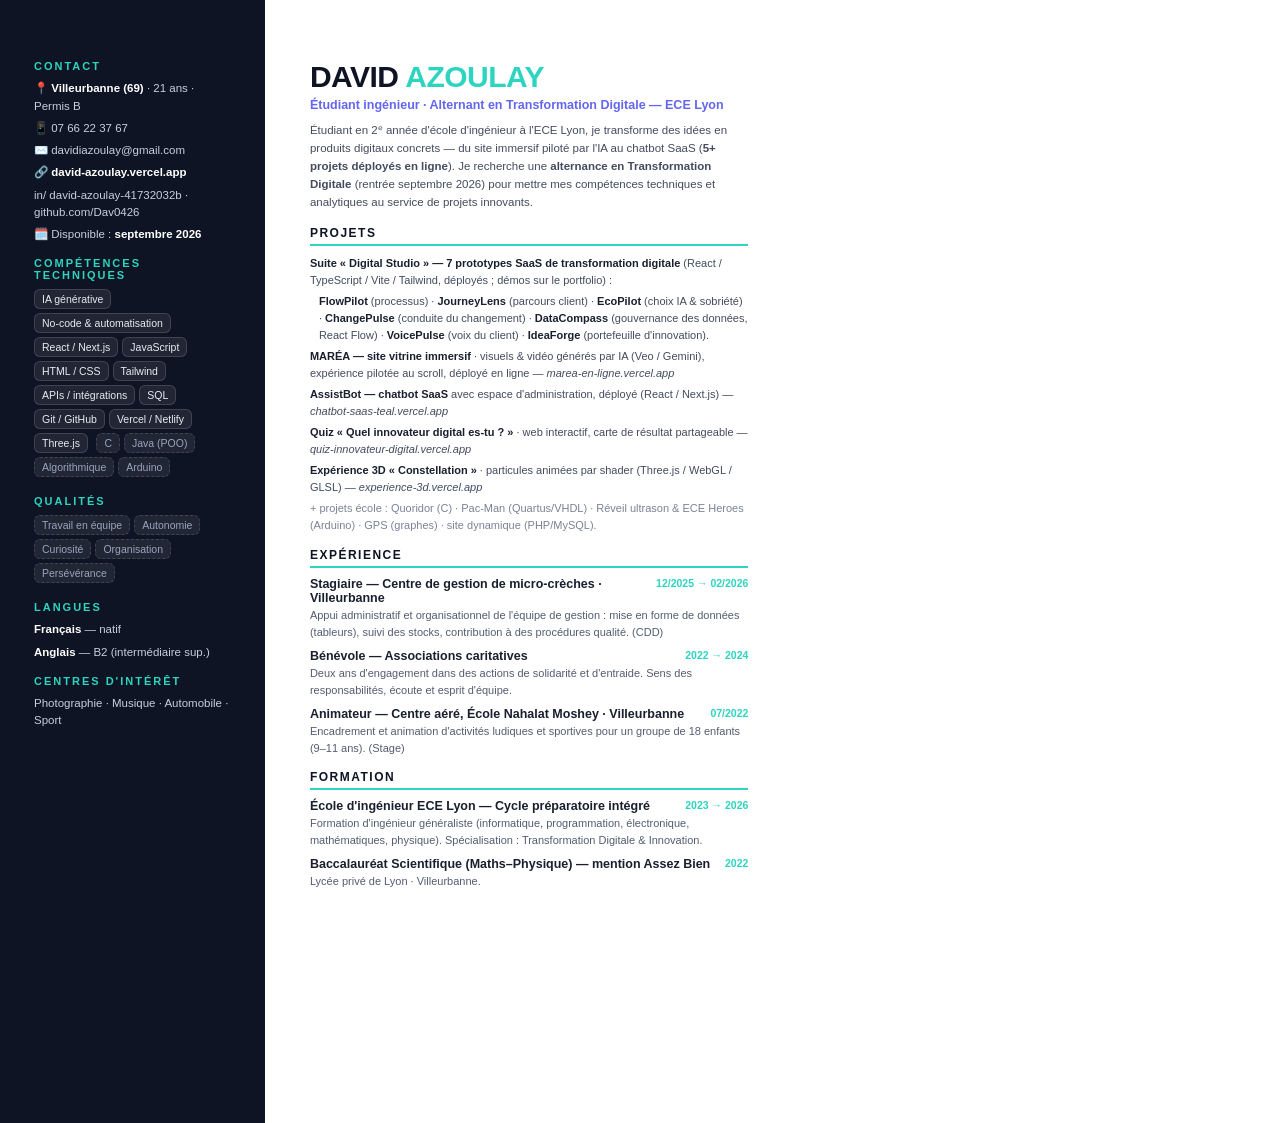
<file: cv.html>
<!DOCTYPE html>
<html lang="fr">
<head>
<meta charset="UTF-8" />
<title>CV — David Azoulay</title>
<style>
  @page { size: A4; margin: 0; }
  * { margin: 0; padding: 0; box-sizing: border-box; }
  body { font-family: "Segoe UI", Arial, sans-serif; color: #1a1f2e; -webkit-print-color-adjust: exact; print-color-adjust: exact; }
  .page { width: 210mm; min-height: 297mm; display: grid; grid-template-columns: 70mm 1fr; }

  /* Colonne latérale */
  .side { background: #0f1424; color: #e8ebf3; padding: 16mm 9mm; }
  .side h2 { font-size: 11px; letter-spacing: 2px; text-transform: uppercase; color: #2dd4bf; margin: 14px 0 8px; }
  .side h2:first-child { margin-top: 0; }
  .side .item { font-size: 11.5px; line-height: 1.5; color: #c7cede; margin-bottom: 5px; word-break: break-word; }
  .side .item b { color: #fff; font-weight: 600; }
  .tag { display: inline-block; font-size: 10.5px; background: rgba(255,255,255,0.08); border: 1px solid rgba(255,255,255,0.14); padding: 3px 7px; border-radius: 6px; margin: 0 4px 4px 0; }
  .tag.soft { color: #9aa4ba; border-style: dashed; }

  /* Colonne principale */
  .main { padding: 16mm 12mm; }
  .name { font-size: 30px; font-weight: 800; letter-spacing: -0.5px; color: #0f1424; }
  .name span { color: #2dd4bf; }
  .role { font-size: 12.5px; font-weight: 600; color: #6366f1; margin: 4px 0 10px; }
  .pitch { font-size: 11.5px; line-height: 1.55; color: #444b5e; margin-bottom: 14px; }
  .sec { margin-top: 14px; }
  .sec > h3 { font-size: 12px; letter-spacing: 1.5px; text-transform: uppercase; color: #0f1424; border-bottom: 2px solid #2dd4bf; padding-bottom: 4px; margin-bottom: 9px; }
  .entry { margin-bottom: 9px; }
  .entry .top { display: flex; justify-content: space-between; gap: 8px; }
  .entry .ttl { font-size: 12.5px; font-weight: 700; color: #1a1f2e; }
  .entry .date { font-size: 10.5px; color: #2dd4bf; font-weight: 600; white-space: nowrap; }
  .entry .desc { font-size: 11px; line-height: 1.5; color: #555c6f; margin-top: 2px; }
  .entry ul { margin: 3px 0 0 15px; }
  .entry li { font-size: 11px; line-height: 1.45; color: #555c6f; }
  .proj-line { font-size: 11px; line-height: 1.55; color: #444b5e; margin-bottom: 4px; }
  .proj-line b { color: #1a1f2e; }
</style>
</head>
<body>
  <div class="page">
    <aside class="side">
      <h2>Contact</h2>
      <div class="item">📍 <b>Villeurbanne (69)</b> · 21 ans · Permis B</div>
      <div class="item">📱 07 66 22 37 67</div>
      <div class="item">✉️ davidiazoulay@gmail.com</div>
      <div class="item">🔗 <b>david-azoulay.vercel.app</b></div>
      <div class="item">in/ david-azoulay-41732032b · github.com/Dav0426</div>
      <div class="item">🗓️ Disponible : <b>septembre 2026</b></div>

      <h2>Compétences techniques</h2>
      <div>
        <span class="tag">IA générative</span><span class="tag">No-code &amp; automatisation</span>
        <span class="tag">React / Next.js</span><span class="tag">JavaScript</span>
        <span class="tag">HTML / CSS</span><span class="tag">Tailwind</span>
        <span class="tag">APIs / intégrations</span><span class="tag">SQL</span>
        <span class="tag">Git / GitHub</span><span class="tag">Vercel / Netlify</span>
        <span class="tag">Three.js</span>
        <span class="tag soft">C</span><span class="tag soft">Java (POO)</span>
        <span class="tag soft">Algorithmique</span><span class="tag soft">Arduino</span>
      </div>

      <h2>Qualités</h2>
      <div>
        <span class="tag soft">Travail en équipe</span><span class="tag soft">Autonomie</span>
        <span class="tag soft">Curiosité</span><span class="tag soft">Organisation</span>
        <span class="tag soft">Persévérance</span>
      </div>

      <h2>Langues</h2>
      <div class="item"><b>Français</b> — natif</div>
      <div class="item"><b>Anglais</b> — B2 (intermédiaire sup.)</div>

      <h2>Centres d'intérêt</h2>
      <div class="item">Photographie · Musique · Automobile · Sport</div>
    </aside>

    <main class="main">
      <div class="name">DAVID <span>AZOULAY</span></div>
      <div class="role">Étudiant ingénieur · Alternant en Transformation Digitale — ECE Lyon</div>
      <div class="pitch">
        Étudiant en 2ᵉ année d'école d'ingénieur à l'ECE Lyon, je transforme des idées en produits
        digitaux concrets — du site immersif piloté par l'IA au chatbot SaaS (<b>5+ projets déployés
        en ligne</b>). Je recherche une <b>alternance en Transformation Digitale</b> (rentrée
        septembre 2026) pour mettre mes compétences techniques et analytiques au service de projets innovants.
      </div>

      <div class="sec">
        <h3>Projets</h3>
        <div class="proj-line"><b>Suite « Digital Studio » — 7 prototypes SaaS de transformation digitale</b> (React / TypeScript / Vite / Tailwind, déployés ; démos sur le portfolio) :</div>
        <div class="proj-line" style="padding-left:9px"><b>FlowPilot</b> (processus) · <b>JourneyLens</b> (parcours client) · <b>EcoPilot</b> (choix IA &amp; sobriété) · <b>ChangePulse</b> (conduite du changement) · <b>DataCompass</b> (gouvernance des données, React&nbsp;Flow) · <b>VoicePulse</b> (voix du client) · <b>IdeaForge</b> (portefeuille d'innovation).</div>
        <div class="proj-line"><b>MARÉA — site vitrine immersif</b> · visuels &amp; vidéo générés par IA (Veo / Gemini), expérience pilotée au scroll, déployé en ligne — <i>marea-en-ligne.vercel.app</i></div>
        <div class="proj-line"><b>AssistBot — chatbot SaaS</b> avec espace d'administration, déployé (React / Next.js) — <i>chatbot-saas-teal.vercel.app</i></div>
        <div class="proj-line"><b>Quiz « Quel innovateur digital es-tu ? »</b> · web interactif, carte de résultat partageable — <i>quiz-innovateur-digital.vercel.app</i></div>
        <div class="proj-line"><b>Expérience 3D « Constellation »</b> · particules animées par shader (Three.js / WebGL / GLSL) — <i>experience-3d.vercel.app</i></div>
        <div class="proj-line" style="color:#7a8294">+ projets école : Quoridor (C) · Pac-Man (Quartus/VHDL) · Réveil ultrason &amp; ECE Heroes (Arduino) · GPS (graphes) · site dynamique (PHP/MySQL).</div>
      </div>

      <div class="sec">
        <h3>Expérience</h3>
        <div class="entry">
          <div class="top"><span class="ttl">Stagiaire — Centre de gestion de micro-crèches · Villeurbanne</span><span class="date">12/2025 → 02/2026</span></div>
          <div class="desc">Appui administratif et organisationnel de l'équipe de gestion : mise en forme de données (tableurs), suivi des stocks, contribution à des procédures qualité. (CDD)</div>
        </div>
        <div class="entry">
          <div class="top"><span class="ttl">Bénévole — Associations caritatives</span><span class="date">2022 → 2024</span></div>
          <div class="desc">Deux ans d'engagement dans des actions de solidarité et d'entraide. Sens des responsabilités, écoute et esprit d'équipe.</div>
        </div>
        <div class="entry">
          <div class="top"><span class="ttl">Animateur — Centre aéré, École Nahalat Moshey · Villeurbanne</span><span class="date">07/2022</span></div>
          <div class="desc">Encadrement et animation d'activités ludiques et sportives pour un groupe de 18 enfants (9–11 ans). (Stage)</div>
        </div>
      </div>

      <div class="sec">
        <h3>Formation</h3>
        <div class="entry">
          <div class="top"><span class="ttl">École d'ingénieur ECE Lyon — Cycle préparatoire intégré</span><span class="date">2023 → 2026</span></div>
          <div class="desc">Formation d'ingénieur généraliste (informatique, programmation, électronique, mathématiques, physique). Spécialisation : Transformation Digitale &amp; Innovation.</div>
        </div>
        <div class="entry">
          <div class="top"><span class="ttl">Baccalauréat Scientifique (Maths–Physique) — mention Assez Bien</span><span class="date">2022</span></div>
          <div class="desc">Lycée privé de Lyon · Villeurbanne.</div>
        </div>
      </div>
    </main>
  </div>
</body>
</html>
</file>
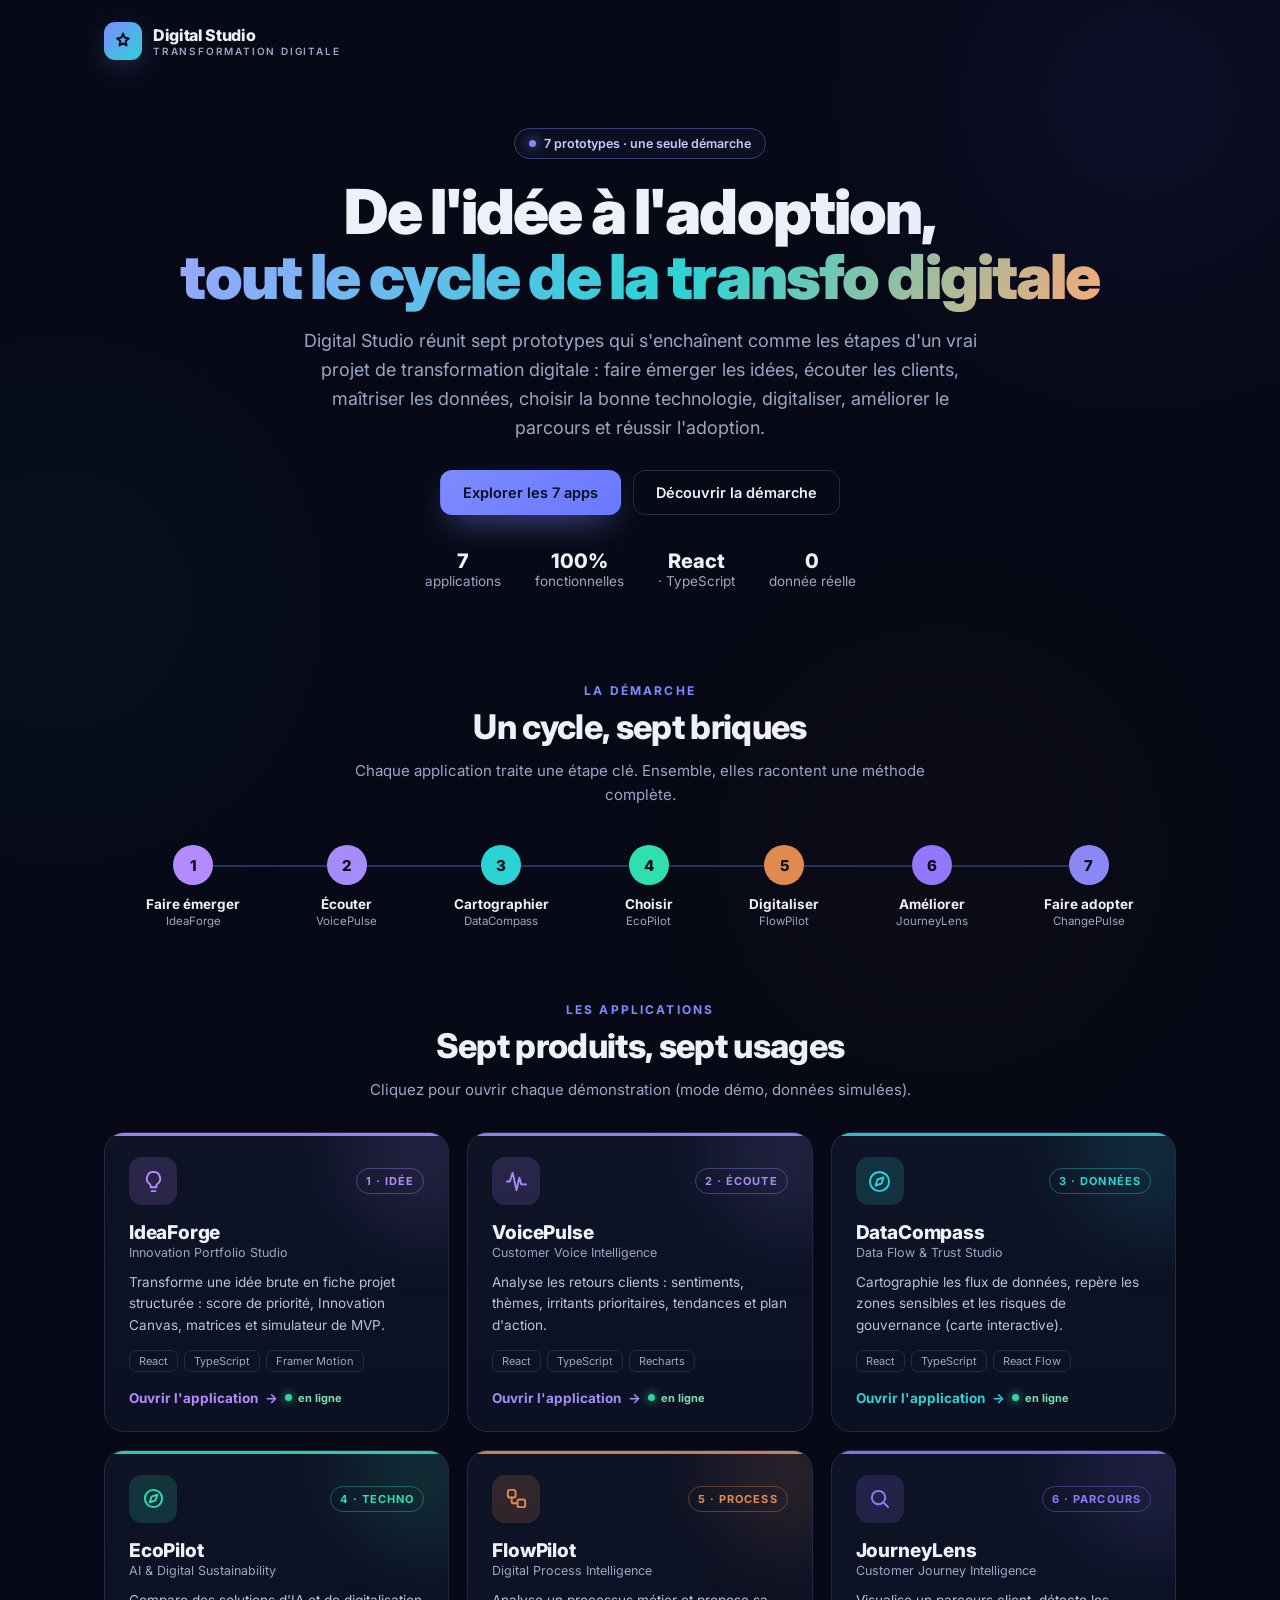
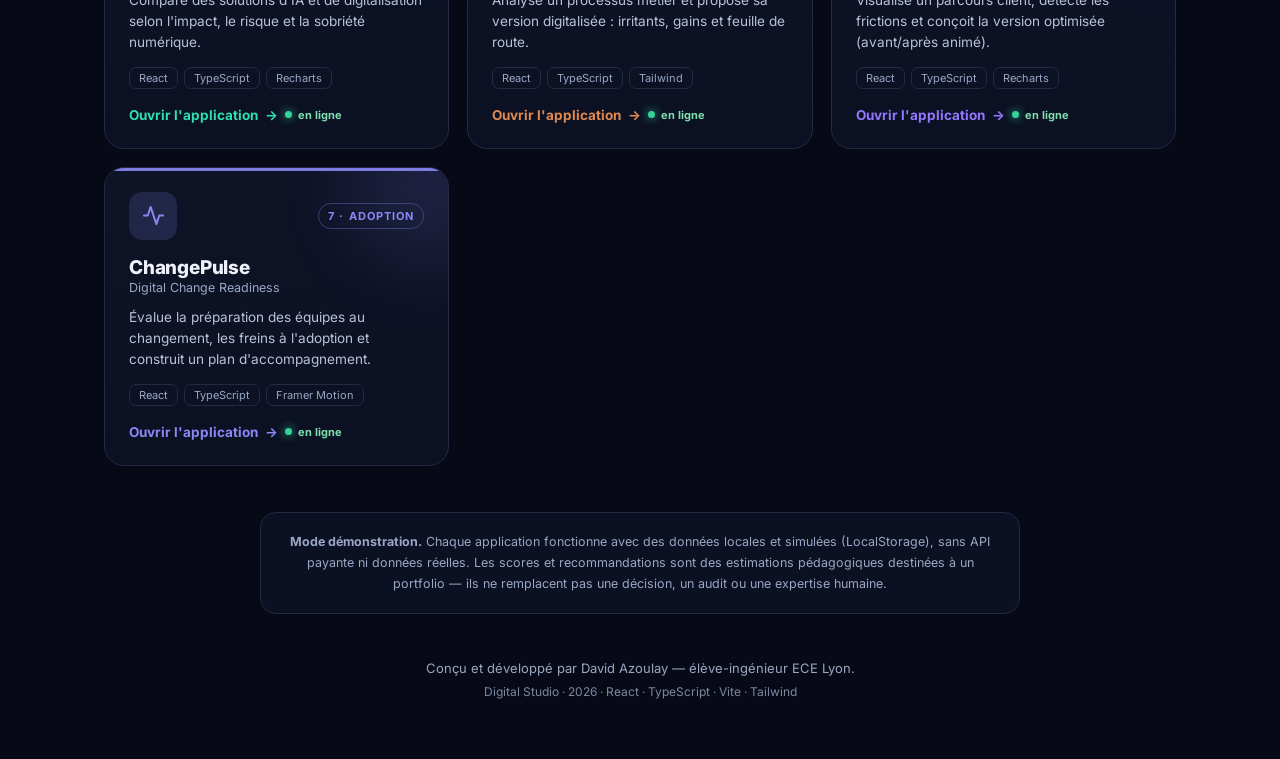
<file: studio.html>
<!DOCTYPE html>
<html lang="fr">
<head>
<meta charset="UTF-8" />
<meta name="viewport" content="width=device-width, initial-scale=1.0, viewport-fit=cover" />
<title>Digital Studio — Suite de transformation digitale · David Azoulay</title>
<meta name="description" content="Digital Studio : 7 prototypes qui couvrent tout le cycle de la transformation digitale — de l'idée à l'adoption. Conçus par David Azoulay." />
<meta property="og:title" content="Digital Studio — 7 prototypes de transformation digitale" />
<meta property="og:description" content="De l'idée à l'adoption : une suite cohérente de 7 outils (innovation, voix client, données, IA, processus, parcours, changement)." />
<link rel="icon" href="data:image/svg+xml,%3Csvg xmlns='http://www.w3.org/2000/svg' viewBox='0 0 24 24' fill='none' stroke='%237c8bff' stroke-width='2' stroke-linecap='round' stroke-linejoin='round'%3E%3Cpath d='m12 3 1.9 4.8L19 9l-3.8 3 1 5.2L12 14.8 7.8 17.2l1-5.2L5 9l5.1-1.2z'/%3E%3C/svg%3E" />
<link rel="preconnect" href="https://fonts.googleapis.com" />
<link href="https://fonts.googleapis.com/css2?family=Inter:wght@400;500;600;700;800;900&display=swap" rel="stylesheet" />
<style>
  :root{
    --bg:#070a16; --bg2:#0a0e1f; --surface:#0e1326; --surface2:#141a30; --line:#222a45;
    --ink:#eef1f8; --muted:#9aa7c4; --accent:#7c8bff;
  }
  *{margin:0;padding:0;box-sizing:border-box}
  html{scroll-behavior:smooth}
  body{font-family:Inter,system-ui,Segoe UI,sans-serif;background:var(--bg);color:var(--ink);-webkit-font-smoothing:antialiased;overflow-x:hidden}
  a{color:inherit;text-decoration:none}
  .wrap{max-width:1120px;margin:0 auto;padding:0 24px}

  /* halos */
  .halo{position:fixed;border-radius:50%;filter:blur(120px);opacity:.5;z-index:0;pointer-events:none}
  .h1{top:-160px;right:-120px;width:520px;height:520px;background:radial-gradient(circle,#5b4bff55,transparent 70%)}
  .h2{top:40%;left:-180px;width:480px;height:480px;background:radial-gradient(circle,#13c5b933,transparent 70%)}
  .h3{bottom:-160px;right:10%;width:420px;height:420px;background:radial-gradient(circle,#ff8a4d22,transparent 70%)}

  header,main,footer{position:relative;z-index:1}

  /* topbar */
  .top{display:flex;align-items:center;justify-content:space-between;padding:22px 0}
  .brand{display:flex;align-items:center;gap:11px;font-weight:800;letter-spacing:-.02em}
  .logo{width:38px;height:38px;border-radius:11px;display:grid;place-items:center;background:linear-gradient(135deg,#7c8bff,#2bd4d4);color:#0a0e1f;box-shadow:0 8px 30px -8px #7c8bff88}
  .brand small{display:block;font-size:10px;letter-spacing:.18em;text-transform:uppercase;color:var(--muted);font-weight:600}
  .top a.back{font-size:13px;color:var(--muted);border:1px solid var(--line);padding:9px 15px;border-radius:10px;transition:.2s}
  .top a.back:hover{color:var(--ink);border-color:var(--accent)}

  /* hero */
  .hero{padding:46px 0 30px;text-align:center}
  .pill{display:inline-flex;align-items:center;gap:8px;font-size:12.5px;font-weight:600;color:#c5cdff;border:1px solid #3a3f7a;background:#161a3a55;padding:7px 14px;border-radius:999px}
  .pill .dot{width:7px;height:7px;border-radius:50%;background:#7c8bff;box-shadow:0 0 12px #7c8bff}
  h1{font-size:clamp(34px,6vw,62px);line-height:1.05;font-weight:900;letter-spacing:-.03em;margin:20px 0 0}
  h1 .grad{background:linear-gradient(120deg,#9aa6ff,#2bd4d4 55%,#ffae73);-webkit-background-clip:text;background-clip:text;-webkit-text-fill-color:transparent}
  .sub{max-width:680px;margin:18px auto 0;color:var(--muted);font-size:clamp(15px,2.2vw,18px);line-height:1.6}
  .cta{display:flex;gap:12px;justify-content:center;flex-wrap:wrap;margin-top:28px}
  .btn{padding:13px 22px;border-radius:12px;font-weight:600;font-size:14.5px;transition:.2s;border:1px solid transparent;cursor:pointer}
  .btn.primary{background:linear-gradient(135deg,#7c8bff,#6a78ff);color:#0a0e1f;box-shadow:0 14px 34px -12px #7c8bffaa}
  .btn.primary:hover{filter:brightness(1.08);transform:translateY(-2px)}
  .btn.ghost{border-color:var(--line);color:var(--ink)}
  .btn.ghost:hover{border-color:var(--accent);background:#141a30}
  .stats{display:flex;gap:34px;justify-content:center;flex-wrap:wrap;margin-top:34px;color:var(--muted);font-size:13.5px}
  .stats b{color:var(--ink);font-weight:800;font-size:20px;display:block}

  /* cycle */
  .section-h{text-align:center;margin:64px 0 8px}
  .section-h .k{font-size:12px;letter-spacing:.18em;text-transform:uppercase;color:var(--accent);font-weight:700}
  .section-h h2{font-size:clamp(24px,4vw,34px);font-weight:800;letter-spacing:-.02em;margin-top:8px}
  .section-h p{color:var(--muted);max-width:620px;margin:12px auto 0;font-size:15px;line-height:1.6}

  .cycle{display:flex;align-items:stretch;gap:0;overflow-x:auto;padding:30px 4px 10px;scrollbar-width:none}
  .cycle::-webkit-scrollbar{display:none}
  .step{flex:1 0 auto;min-width:118px;text-align:center;position:relative;padding:0 6px}
  .step .num{width:40px;height:40px;border-radius:50%;display:grid;place-items:center;margin:0 auto;font-weight:800;font-size:15px;color:#0a0e1f;position:relative;z-index:2}
  .step .lbl{margin-top:11px;font-weight:700;font-size:13.5px}
  .step .app{margin-top:2px;font-size:11.5px;color:var(--muted)}
  .step:not(:last-child)::after{content:"";position:absolute;top:20px;left:50%;width:100%;height:2px;background:linear-gradient(90deg,#2a3158,#2a3158);z-index:1}

  /* grid */
  .grid{display:grid;grid-template-columns:repeat(auto-fill,minmax(330px,1fr));gap:18px;margin-top:30px}
  .card{position:relative;border:1px solid var(--line);background:linear-gradient(180deg,var(--surface),#0b1022);border-radius:20px;padding:24px;overflow:hidden;transition:.25s;opacity:0;transform:translateY(18px)}
  .card.in{opacity:1;transform:none}
  .card:hover{transform:translateY(-4px);border-color:var(--ac)}
  .card::before{content:"";position:absolute;inset:0 0 auto 0;height:3px;background:var(--ac);opacity:.9}
  .card .glow{position:absolute;top:-60px;right:-60px;width:160px;height:160px;border-radius:50%;background:var(--ac);opacity:.13;filter:blur(40px)}
  .chead{display:flex;align-items:center;justify-content:space-between;position:relative}
  .ic{width:48px;height:48px;border-radius:13px;display:grid;place-items:center;background:color-mix(in srgb,var(--ac) 16%,transparent);color:var(--ac)}
  .ic svg{width:23px;height:23px}
  .stage{font-size:11px;font-weight:700;letter-spacing:.1em;text-transform:uppercase;color:var(--ac);border:1px solid color-mix(in srgb,var(--ac) 35%,transparent);padding:5px 9px;border-radius:999px}
  .card h3{font-size:19px;font-weight:800;letter-spacing:-.01em;margin:16px 0 0}
  .card .tag{color:var(--muted);font-size:12.5px;margin-top:1px}
  .card p{color:#b9c2db;font-size:13.6px;line-height:1.55;margin-top:12px;min-height:62px}
  .tech{display:flex;flex-wrap:wrap;gap:6px;margin-top:14px}
  .tech span{font-size:11px;color:var(--muted);border:1px solid var(--line);background:#0c1124;padding:3px 9px;border-radius:7px}
  .open{display:inline-flex;align-items:center;gap:7px;margin-top:18px;font-weight:700;font-size:13.5px;color:var(--ac)}
  .open .arr{transition:.2s}
  .card:hover .open .arr{transform:translateX(4px)}
  .live{display:inline-flex;align-items:center;gap:6px;font-size:11px;color:#7fe0b0;margin-left:auto}
  .live .d{width:7px;height:7px;border-radius:50%;background:#34d399;box-shadow:0 0 10px #34d399}

  /* note + footer */
  .note{margin:46px auto 0;max-width:760px;text-align:center;color:var(--muted);font-size:12.5px;line-height:1.7;border:1px solid var(--line);background:#0b1022;border-radius:16px;padding:18px 22px}
  footer{padding:46px 0 60px;text-align:center;color:var(--muted);font-size:13px}
  footer a{color:var(--accent);font-weight:600}
  footer .made{margin-top:8px;font-size:12px;opacity:.8}

  @media(max-width:560px){.step{min-width:104px}.card p{min-height:auto}}
</style>
</head>
<body>
<div class="halo h1"></div><div class="halo h2"></div><div class="halo h3"></div>

<div class="wrap">
  <header class="top">
    <div class="brand"><span class="logo"><svg width="20" height="20" viewBox="0 0 24 24" fill="none" stroke="currentColor" stroke-width="2.4" stroke-linecap="round" stroke-linejoin="round"><path d="m12 3 1.9 4.8L19 9l-3.8 3 1 5.2L12 14.8 7.8 17.2l1-5.2L5 9l5.1-1.2z"/></svg></span>
      <div>Digital Studio<small>Transformation digitale</small></div>
    </div>
  </header>

  <section class="hero">
    <span class="pill"><span class="dot"></span> 7 prototypes · une seule démarche</span>
    <h1>De l'idée à l'adoption,<br><span class="grad">tout le cycle de la transfo digitale</span></h1>
    <p class="sub">Digital Studio réunit sept prototypes qui s'enchaînent comme les étapes d'un vrai projet de transformation digitale : faire émerger les idées, écouter les clients, maîtriser les données, choisir la bonne technologie, digitaliser, améliorer le parcours et réussir l'adoption.</p>
    <div class="cta">
      <a class="btn primary" href="#apps">Explorer les 7 apps</a>
      <a class="btn ghost" href="#cycle">Découvrir la démarche</a>
    </div>
    <div class="stats">
      <div><b>7</b> applications</div>
      <div><b>100%</b> fonctionnelles</div>
      <div><b>React</b> · TypeScript</div>
      <div><b>0</b> donnée réelle</div>
    </div>
  </section>

  <div class="section-h">
    <div class="k">La démarche</div>
    <h2>Un cycle, sept briques</h2>
    <p>Chaque application traite une étape clé. Ensemble, elles racontent une méthode complète.</p>
  </div>
  <div class="cycle" id="cycle"></div>

  <div class="section-h" id="apps">
    <div class="k">Les applications</div>
    <h2>Sept produits, sept usages</h2>
    <p>Cliquez pour ouvrir chaque démonstration (mode démo, données simulées).</p>
  </div>
  <div class="grid" id="grid"></div>

  <div class="note">
    <strong>Mode démonstration.</strong> Chaque application fonctionne avec des données locales et simulées (LocalStorage), sans API payante ni données réelles. Les scores et recommandations sont des estimations pédagogiques destinées à un portfolio — ils ne remplacent pas une décision, un audit ou une expertise humaine.
  </div>

  <footer>
    Conçu et développé par David Azoulay — élève-ingénieur ECE Lyon.
    <div class="made">Digital Studio · <span id="y"></span> · React · TypeScript · Vite · Tailwind</div>
  </footer>
</div>

<script>
  // données des 7 apps (ordre = cycle)
  const ICONS = {
    bulb:'<path d="M9 18h6M10 22h4M12 2a7 7 0 0 0-4 12.7c.6.5 1 1.3 1 2.1V18h6v-1.2c0-.8.4-1.6 1-2.1A7 7 0 0 0 12 2z"/>',
    wave:'<path d="M2 12h3l3-9 4 18 3-13 2 7h5"/>',
    compass:'<circle cx="12" cy="12" r="10"/><polygon points="16.2 7.8 14.1 14.1 7.8 16.2 9.9 9.9"/>',
    leaf:'<circle cx="12" cy="12" r="9"/><polygon points="16 8 10 10 8 16 14 14 16 8"/>',
    flow:'<rect width="8" height="8" x="3" y="3" rx="2"/><path d="M7 11v4a2 2 0 0 0 2 2h4"/><rect width="8" height="8" x="13" y="13" rx="2"/>',
    route:'<circle cx="11" cy="11" r="7"/><path d="m21 21-4.3-4.3"/>',
    pulse:'<path d="M22 12h-4l-3 9L9 3l-3 9H2"/>'
  };
  const APPS = [
    {stage:"Idée",lbl:"Faire émerger",name:"IdeaForge",tag:"Innovation Portfolio Studio",ac:"#b48bff",icon:"bulb",
      desc:"Transforme une idée brute en fiche projet structurée : score de priorité, Innovation Canvas, matrices et simulateur de MVP.",tech:["React","TypeScript","Framer Motion"],url:"https://ideaforge-ecru.vercel.app"},
    {stage:"Écoute",lbl:"Écouter",name:"VoicePulse",tag:"Customer Voice Intelligence",ac:"#a78bfa",icon:"wave",
      desc:"Analyse les retours clients : sentiments, thèmes, irritants prioritaires, tendances et plan d'action.",tech:["React","TypeScript","Recharts"],url:"https://voicepulse-sable.vercel.app"},
    {stage:"Données",lbl:"Cartographier",name:"DataCompass",tag:"Data Flow & Trust Studio",ac:"#2bd4d4",icon:"compass",
      desc:"Cartographie les flux de données, repère les zones sensibles et les risques de gouvernance (carte interactive).",tech:["React","TypeScript","React Flow"],url:"https://datacompass-six.vercel.app"},
    {stage:"Techno",lbl:"Choisir",name:"EcoPilot",tag:"AI & Digital Sustainability",ac:"#2ee0b0",icon:"leaf",
      desc:"Compare des solutions d'IA et de digitalisation selon l'impact, le risque et la sobriété numérique.",tech:["React","TypeScript","Recharts"],url:"https://ecopilot-gamma.vercel.app"},
    {stage:"Process",lbl:"Digitaliser",name:"FlowPilot",tag:"Digital Process Intelligence",ac:"#e08a4f",icon:"flow",
      desc:"Analyse un processus métier et propose sa version digitalisée : irritants, gains et feuille de route.",tech:["React","TypeScript","Tailwind"],url:"https://flowpilot-ebon.vercel.app"},
    {stage:"Parcours",lbl:"Améliorer",name:"JourneyLens",tag:"Customer Journey Intelligence",ac:"#9277ff",icon:"route",
      desc:"Visualise un parcours client, détecte les frictions et conçoit la version optimisée (avant/après animé).",tech:["React","TypeScript","Recharts"],url:"https://journeylens.vercel.app"},
    {stage:"Adoption",lbl:"Faire adopter",name:"ChangePulse",tag:"Digital Change Readiness",ac:"#8b87f5",icon:"pulse",
      desc:"Évalue la préparation des équipes au changement, les freins à l'adoption et construit un plan d'accompagnement.",tech:["React","TypeScript","Framer Motion"],url:"https://changepulse.vercel.app"}
  ];

  const cycle = document.getElementById('cycle');
  cycle.innerHTML = APPS.map((a,i)=>`<div class="step"><div class="num" style="background:${a.ac}">${i+1}</div><div class="lbl">${a.lbl}</div><div class="app">${a.name}</div></div>`).join('');

  const grid = document.getElementById('grid');
  grid.innerHTML = APPS.map((a,i)=>`
    <a class="card" style="--ac:${a.ac}" href="${a.url}" target="_blank" rel="noopener" data-i="${i}">
      <span class="glow"></span>
      <div class="chead">
        <span class="ic"><svg viewBox="0 0 24 24" fill="none" stroke="currentColor" stroke-width="2" stroke-linecap="round" stroke-linejoin="round">${ICONS[a.icon]}</svg></span>
        <span class="stage">${i+1} · ${a.stage}</span>
      </div>
      <h3>${a.name}</h3>
      <div class="tag">${a.tag}</div>
      <p>${a.desc}</p>
      <div class="tech">${a.tech.map(t=>`<span>${t}</span>`).join('')}</div>
      <span class="open">Ouvrir l'application <span class="arr">→</span><span class="live"><span class="d"></span>en ligne</span></span>
    </a>`).join('');

  // reveal
  const io = new IntersectionObserver((es)=>es.forEach(e=>{if(e.isIntersecting){setTimeout(()=>e.target.classList.add('in'), (e.target.dataset.i%4)*70);io.unobserve(e.target)}}),{threshold:.15});
  document.querySelectorAll('.card').forEach(c=>io.observe(c));
  document.getElementById('y').textContent = new Date().getFullYear();
</script>
</body>
</html>
</file>
